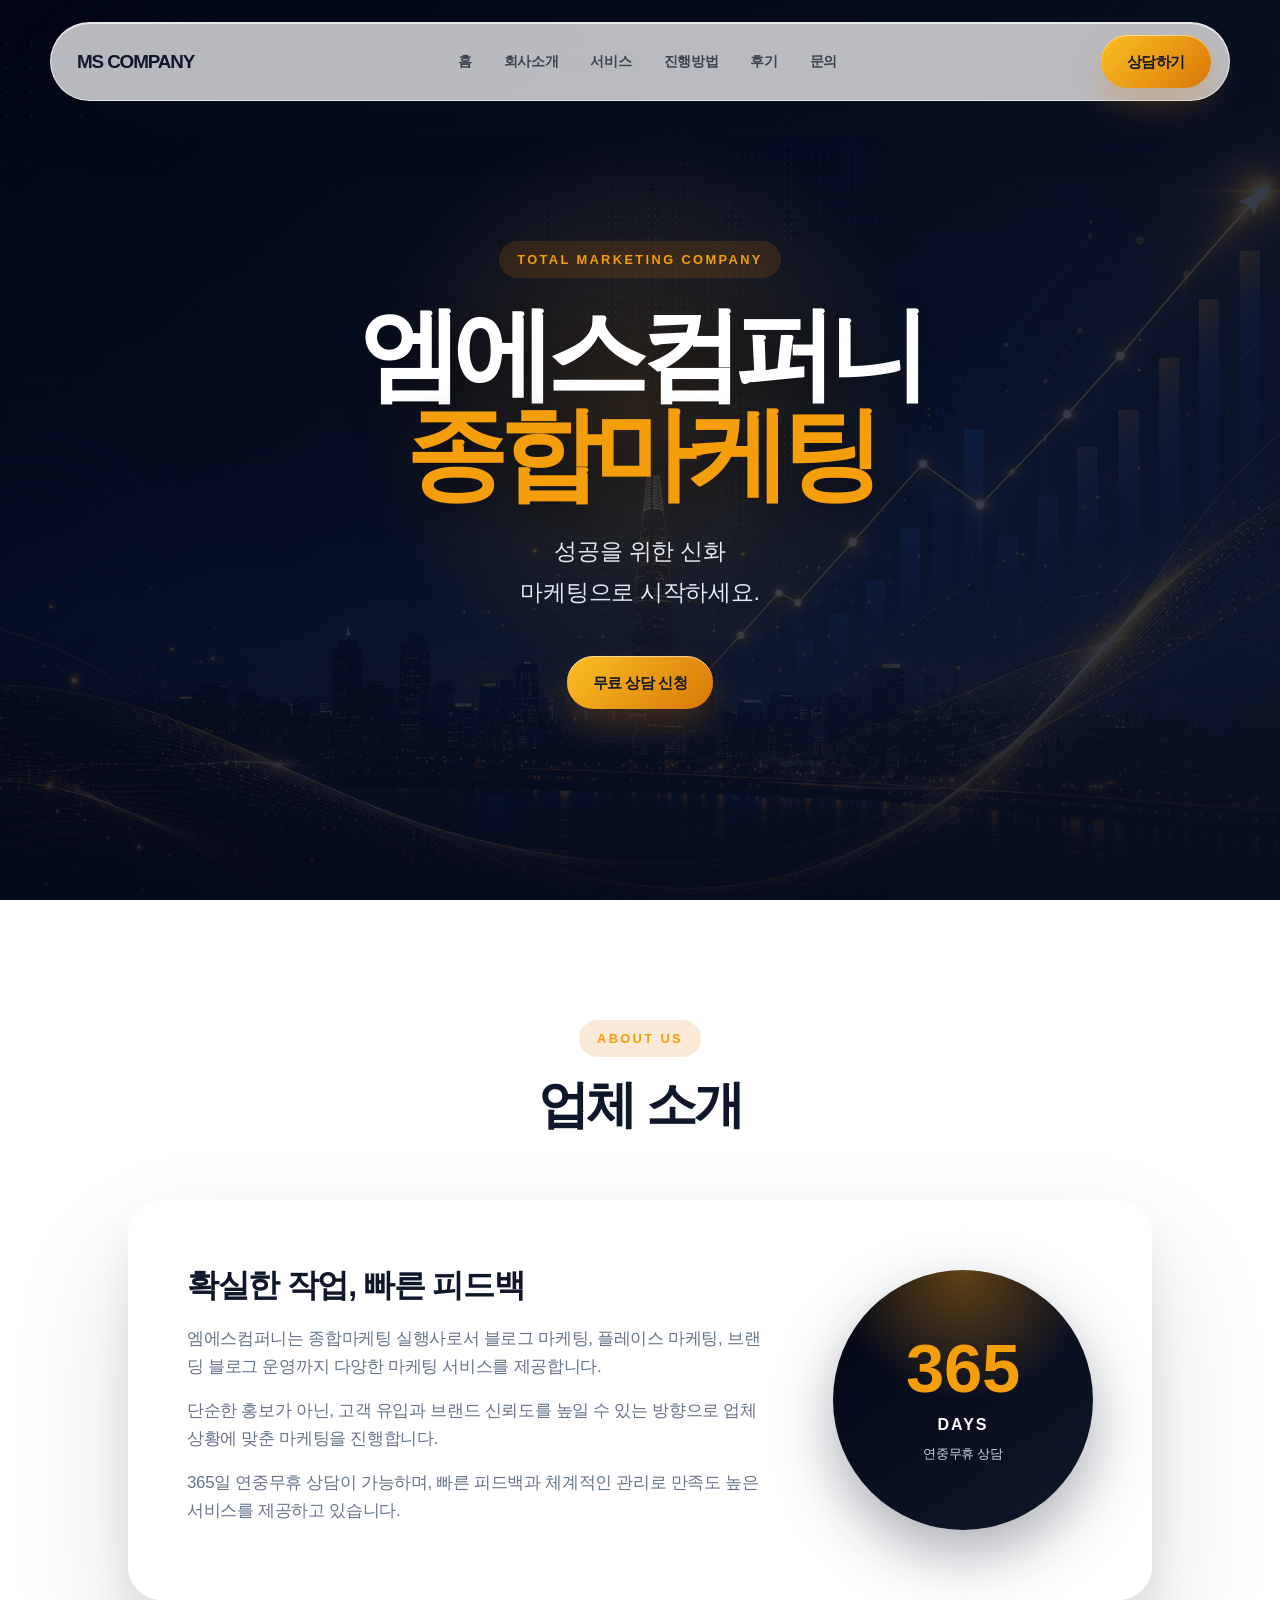
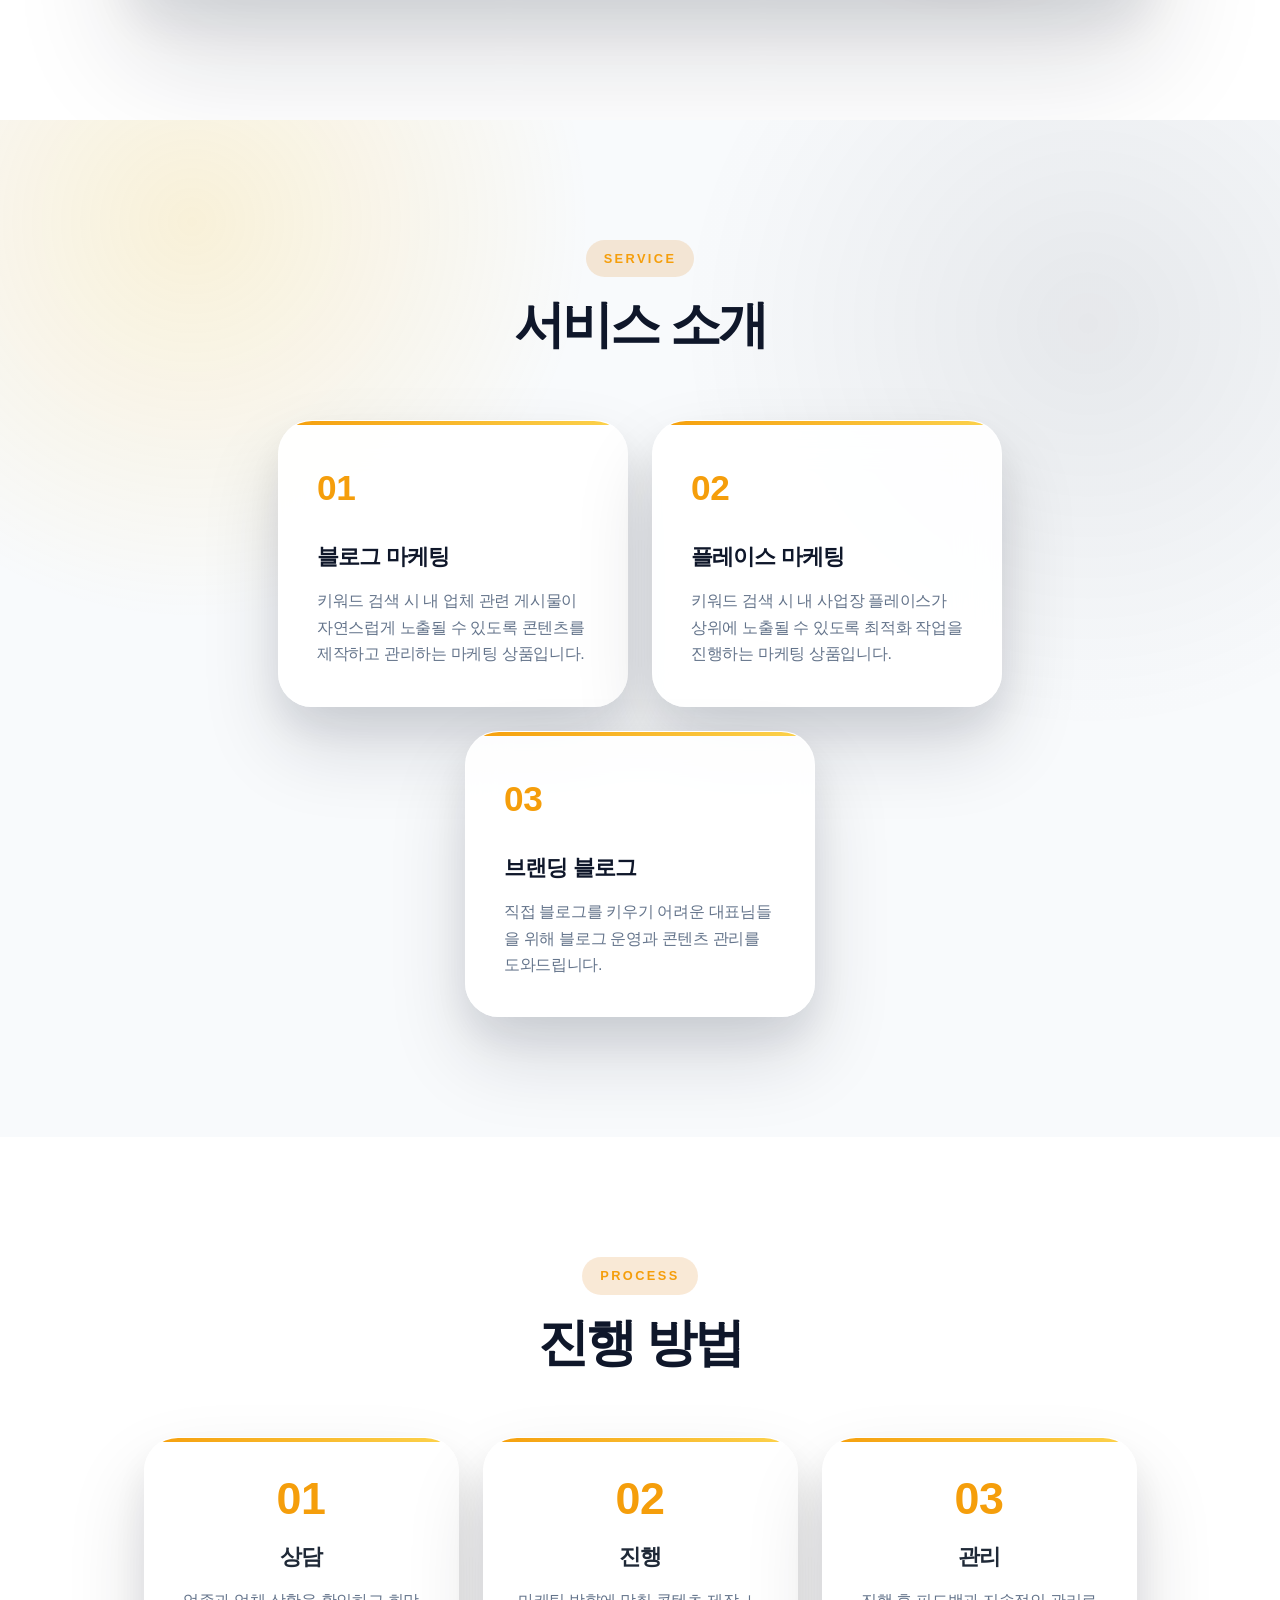
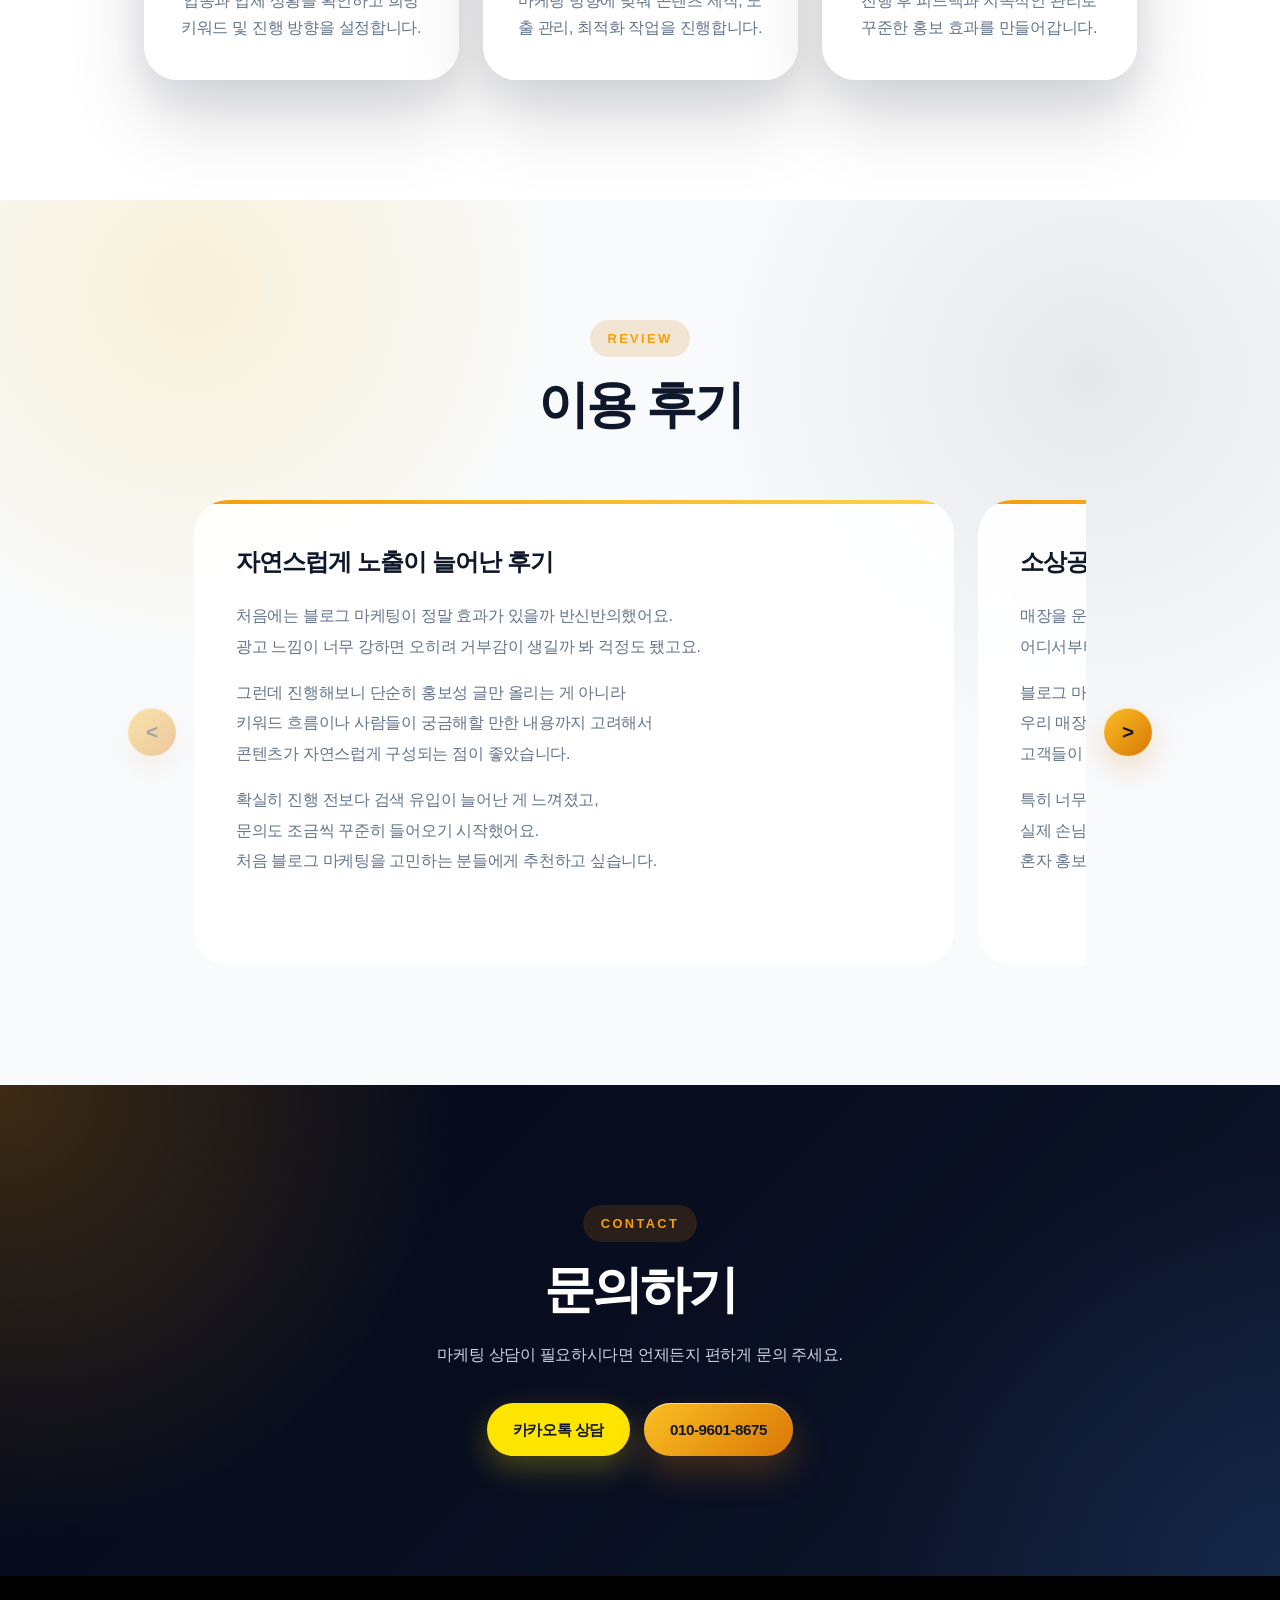
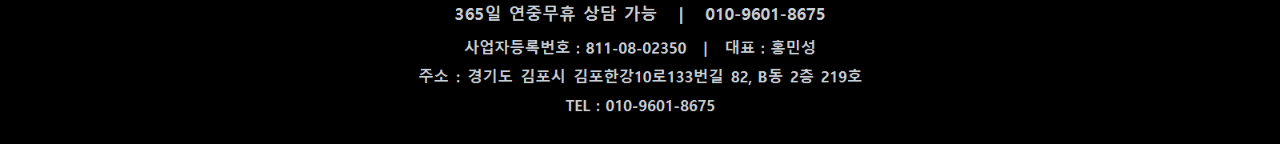
<file: index.html>
<!DOCTYPE html>
<html lang="ko">
<head>
  <meta charset="UTF-8">
  <meta name="viewport" content="width=device-width, initial-scale=1.0">
  <title>엠에스컴퍼니</title>
  <meta name="keywords" content="블로그마케팅, 플레이스마케팅, 브랜딩블로그, 뷰티마케팅, 마케팅전문기업">
  <meta name="description" content="블로그마케팅, 플레이스마케팅, 브랜딩블로그, 뷰티마케팅 전문 마케팅 기업 엠에스컴퍼니">
  <link rel="canonical" href="https://mscompanyn.com/">
  <meta property="og:type" content="website">
  <meta property="og:locale" content="ko_KR">
  <meta property="og:site_name" content="엠에스컴퍼니">
  <meta property="og:title" content="엠에스컴퍼니">
  <meta property="og:description" content="블로그마케팅, 플레이스마케팅, 브랜딩블로그, 뷰티마케팅 전문 마케팅 기업 엠에스컴퍼니">
  <meta property="og:url" content="https://mscompanyn.com/">
  <meta property="og:image" content="https://mscompanyn.com/src/images/banner.png">
  <meta property="og:image:alt" content="엠에스컴퍼니">
  <meta name="twitter:card" content="summary_large_image">
  <meta name="twitter:title" content="엠에스컴퍼니">
  <meta name="twitter:description" content="블로그마케팅, 플레이스마케팅, 브랜딩블로그, 뷰티마케팅 전문 마케팅 기업 엠에스컴퍼니">
  <meta name="twitter:image" content="https://mscompanyn.com/src/images/banner.png">
  <link rel="icon" type="image/svg+xml" href="./src/images/favicon.svg">
  <link rel="stylesheet" href="./src/styles/common.css">
  <link rel="stylesheet" href="./src/styles/index.css">
</head>
<body>

  <header class="header">
    <div class="header-logo">MS COMPANY</div>

    <nav class="header-menu">
      <a href="#home" class="menu-link">홈</a>
      <a href="#about" class="menu-link">회사소개</a>
      <a href="#services" class="menu-link">서비스</a>
      <a href="#process" class="menu-link">진행방법</a>
      <a href="#review" class="menu-link">후기</a>
      <a href="#contact" class="menu-link">문의</a>
    </nav>

    <a href="http://pf.kakao.com/_NpxgxcG/chat" class="button1">상담하기</a>
  </header>

  <section id="home" class="hero-section">

  <div class="container1">

    <span class="section-label">
      TOTAL MARKETING COMPANY
    </span>

    <h1>
      엠에스컴퍼니<br>
      <span>종합마케팅</span>
    </h1>

    <p class="hero-text">
      성공을 위한 신화<br>
      마케팅으로 시작하세요.
    </p>

    <a
      href="http://pf.kakao.com/_NpxgxcG/chat"
      class="button1"
    >
      무료 상담 신청
    </a>

  </div>

</section>

  <section id="about">
    <div class="container1">
      <span class="section-label">ABOUT US</span>
      <h2>업체 소개</h2>

      <div class="about-card">
        <div class="text-container">
          <h3>확실한 작업, 빠른 피드백</h3>

          <p>
            엠에스컴퍼니는 종합마케팅 실행사로서 블로그 마케팅,
            플레이스 마케팅, 브랜딩 블로그 운영까지 다양한 마케팅 서비스를 제공합니다.
          </p>

          <p>
            단순한 홍보가 아닌, 고객 유입과 브랜드 신뢰도를 높일 수 있는
            방향으로 업체 상황에 맞춘 마케팅을 진행합니다.
          </p>

          <p>
            365일 연중무휴 상담이 가능하며,
            빠른 피드백과 체계적인 관리로 만족도 높은 서비스를 제공하고 있습니다.
          </p>
        </div>

        <div class="point-box">
          <strong>365</strong>
          <span>DAYS</span>
          <small>연중무휴 상담</small>
        </div>
      </div>
    </div>
  </section>

  <section id="services" class="bg">
    <div class="container2">
      <span class="section-label">SERVICE</span>
      <h2>서비스 소개</h2>

      <div class="service-container">
        <div class="service-box">
          <span class="service-num">01</span>
          <h3>블로그 마케팅</h3>
          <p>
            키워드 검색 시 내 업체 관련 게시물이 자연스럽게 노출될 수 있도록
            콘텐츠를 제작하고 관리하는 마케팅 상품입니다.
          </p>
        </div>

        <div class="service-box">
          <span class="service-num">02</span>
          <h3>플레이스 마케팅</h3>
          <p>
            키워드 검색 시 내 사업장 플레이스가 상위에 노출될 수 있도록
            최적화 작업을 진행하는 마케팅 상품입니다.
          </p>
        </div>

        <div class="service-box">
          <span class="service-num">03</span>
          <h3>브랜딩 블로그</h3>
          <p>
            직접 블로그를 키우기 어려운 대표님들을 위해
            블로그 운영과 콘텐츠 관리를 도와드립니다.
          </p>
        </div>
      </div>
    </div>
  </section>

  <section id="process">
    <div class="container3">
      <span class="section-label">PROCESS</span>
      <h2>진행 방법</h2>

      <div class="process-container">
        <div class="process-box">
          <strong>01</strong>
          <h3>상담</h3>
          <p>
            업종과 업체 상황을 확인하고
            희망 키워드 및 진행 방향을 설정합니다.
          </p>
        </div>

        <div class="process-box">
          <strong>02</strong>
          <h3>진행</h3>
          <p>
            마케팅 방향에 맞춰 콘텐츠 제작,
            노출 관리, 최적화 작업을 진행합니다.
          </p>
        </div>

        <div class="process-box">
          <strong>03</strong>
          <h3>관리</h3>
          <p>
            진행 후 피드백과 지속적인 관리로
            꾸준한 홍보 효과를 만들어갑니다.
          </p>
        </div>
      </div>
    </div>
  </section>

  <section id="review" class="bg">
  <div class="container3">
    <span class="section-label">REVIEW</span>
    <h2>이용 후기</h2>

    <div class="review-slider">
      <button class="review-nav review-nav-prev" type="button" aria-label="이전 후기">
        &lt;
      </button>

      <div class="review-container" tabindex="0">
      <div class="review-box">
        <h3>자연스럽게 노출이 늘어난 후기</h3>
        <p>
          처음에는 블로그 마케팅이 정말 효과가 있을까 반신반의했어요.<br>
          광고 느낌이 너무 강하면 오히려 거부감이 생길까 봐 걱정도 됐고요.
        </p>
        <p>
          그런데 진행해보니 단순히 홍보성 글만 올리는 게 아니라<br>
          키워드 흐름이나 사람들이 궁금해할 만한 내용까지 고려해서<br>
          콘텐츠가 자연스럽게 구성되는 점이 좋았습니다.
        </p>
        <p>
          확실히 진행 전보다 검색 유입이 늘어난 게 느껴졌고,<br>
          문의도 조금씩 꾸준히 들어오기 시작했어요.<br>
          처음 블로그 마케팅을 고민하는 분들에게 추천하고 싶습니다.
        </p>
      </div>

      <div class="review-box">
        <h3>소상공인 입장에서 만족한 후기</h3>
        <p>
          매장을 운영하면서 홍보를 해야 한다는 건 알았지만<br>
          어디서부터 시작해야 할지 몰라 막막했어요.
        </p>
        <p>
          블로그 마케팅을 맡기고 나서는<br>
          우리 매장의 장점이나 분위기를 글로 잘 풀어줘서<br>
          고객들이 방문 전에 미리 신뢰를 가질 수 있었던 것 같아요.
        </p>
        <p>
          특히 너무 과장된 느낌이 아니라<br>
          실제 손님 입장에서 궁금해할 만한 부분을 담아줘서 만족스러웠습니다.<br>
          혼자 홍보하기 어려웠던 부분을 대신 정리해준 느낌이라 도움이 많이 됐어요.
        </p>
      </div>

      <div class="review-box">
        <h3>문의 증가를 체감한 후기</h3>
        <p>
          블로그 마케팅을 시작한 뒤 가장 크게 느낀 점은<br>
          문의가 예전보다 자연스럽게 늘었다는 점이에요.
        </p>
        <p>
          예전에는 블로그를 운영해도 어떤 글을 써야 할지 몰라서<br>
          그냥 사진 몇 장과 짧은 설명만 올렸는데,<br>
          전문적으로 진행하니 글의 흐름이나 키워드 배치가 확실히 다르더라고요.
        </p>
        <p>
          검색했을 때 노출되는 글이 생기니까<br>
          고객들이 먼저 보고 연락하는 경우가 많아졌습니다.<br>
          꾸준히 관리하는 게 중요하다는 것도 이번에 알게 됐어요.
        </p>
      </div>

      <div class="review-box">
        <h3>광고 부담 없이 진행한 후기</h3>
        <p>
          광고라고 하면 비용이 부담스럽고<br>
          결과도 확신하기 어려워서 쉽게 시작하지 못했어요.
        </p>
        <p>
          하지만 블로그 마케팅은 비교적 부담 없이 시작할 수 있었고,<br>
          무엇보다 브랜드나 매장의 이미지를 자연스럽게 보여줄 수 있어서 좋았습니다.
        </p>
        <p>
          글도 너무 딱딱하지 않고<br>
          실제 사람이 경험한 것처럼 편안하게 작성되어<br>
          읽는 입장에서도 거부감이 적을 것 같았어요.
        </p>
        <p>
          단기간에 큰 변화만 기대하기보다는<br>
          꾸준히 쌓아가는 홍보 방식으로 생각하면 만족도가 높은 것 같습니다.
        </p>
      </div>

      <div class="review-box">
        <h3>재이용 의사가 있는 후기</h3>
        <p>
          처음 진행할 때는 큰 기대 없이 시작했는데<br>
          생각보다 결과가 좋아서 만족하고 있습니다.
        </p>
        <p>
          블로그 글 하나하나가 검색에 맞춰 정리되고,<br>
          우리 서비스의 장점을 자연스럽게 보여줄 수 있도록 구성되어<br>
          전체적인 홍보 효과가 좋았어요.
        </p>
        <p>
          특히 고객들이 “블로그 보고 연락드렸어요”라고 말할 때<br>
          확실히 진행하길 잘했다는 생각이 들었습니다.
        </p>
        <p>
          앞으로도 새로운 서비스가 생기면<br>
          마케팅을 계속 이용해볼 생각입니다.
        </p>
      </div>

      </div>

      <button class="review-nav review-nav-next" type="button" aria-label="다음 후기">
        &gt;
      </button>
    </div>
  </div>
</section>

  <section id="contact" class="contact-section">
    <div class="container4">
      <span class="section-label">CONTACT</span>
      <h2>문의하기</h2>

      <p>
        마케팅 상담이 필요하시다면 언제든지 편하게 문의 주세요.
      </p>

      <div class="contact-button-box">
        <a href="http://pf.kakao.com/_NpxgxcG/chat" class="button1 kakao-btn">
          카카오톡 상담
        </a>

        <a href="tel:01096018675" class="button1">
          010-9601-8675
        </a>
      </div>
    </div>
  </section>

  <footer>
    <picture>
      <source media="(max-width: 600px)" srcset="./src/images/footer-info-mobile.png">
      <img src="./src/images/footer-info.png" alt="" class="footer-image" loading="lazy" aria-hidden="true">
    </picture>
  </footer>

  <script>
    const sections = document.querySelectorAll('section');

    const revealSections = () => {
      const triggerBottom = window.innerHeight * 0.82;

      sections.forEach(section => {
        const sectionTop = section.getBoundingClientRect().top;

        if (sectionTop < triggerBottom) {
          section.classList.add('show');
        }
      });
    };

    window.addEventListener('scroll', revealSections);
    revealSections();

    const reviewContainer = document.querySelector('.review-container');
    const reviewPrevButton = document.querySelector('.review-nav-prev');
    const reviewNextButton = document.querySelector('.review-nav-next');

    if (reviewContainer && reviewPrevButton && reviewNextButton) {
      const getReviewScrollAmount = () => {
        const firstReview = reviewContainer.querySelector('.review-box');
        const gap = parseFloat(getComputedStyle(reviewContainer).columnGap) || 24;

        return firstReview
          ? firstReview.getBoundingClientRect().width + gap
          : reviewContainer.clientWidth;
      };

      const updateReviewButtons = () => {
        const maxScrollLeft = reviewContainer.scrollWidth - reviewContainer.clientWidth - 1;

        reviewPrevButton.disabled = reviewContainer.scrollLeft <= 0;
        reviewNextButton.disabled = reviewContainer.scrollLeft >= maxScrollLeft;
      };

      reviewPrevButton.addEventListener('click', () => {
        reviewContainer.scrollBy({
          left: -getReviewScrollAmount(),
          behavior: 'smooth'
        });
      });

      reviewNextButton.addEventListener('click', () => {
        reviewContainer.scrollBy({
          left: getReviewScrollAmount(),
          behavior: 'smooth'
        });
      });

      reviewContainer.addEventListener('scroll', updateReviewButtons);
      window.addEventListener('resize', updateReviewButtons);
      updateReviewButtons();
    }
  </script>

</body>
</html>
</file>
<file: src/styles/common.css>
@import url('colors.css');

* {
  margin: 0;
  padding: 0;
  box-sizing: border-box;
}

html {
  scroll-behavior: smooth;
}

body {
  font-family: "Pretendard", "Inter", "Noto Sans KR", Arial, sans-serif;
  color: var(--color-text);
  background: var(--color-cream);
  overflow-x: hidden;
  line-height: 1.65;
  letter-spacing: -0.02em;
}

a {
  text-decoration: none;
  color: inherit;
}

.header {
  position: fixed;
  top: 22px;
  left: 50%;
  transform: translateX(-50%);
  z-index: 999;

  width: calc(100% - 80px);
  max-width: 1180px;

  display: flex;
  align-items: center;
  justify-content: space-between;

  padding: 12px 18px 12px 26px;
  border: 1px solid rgba(255, 255, 255, 0.65);
  border-radius: 999px;

  background: rgba(255, 255, 255, 0.72);
  backdrop-filter: blur(22px);
  -webkit-backdrop-filter: blur(22px);

  box-shadow:
    0 22px 60px rgba(17, 24, 39, 0.12),
    inset 0 1px 0 rgba(255, 255, 255, 0.72);
}

.header-logo {
  font-size: 1.18rem;
  font-weight: 900;
  color: var(--color-primary);
  letter-spacing: -0.06em;
}

.header-menu {
  display: flex;
  align-items: center;
  gap: 8px;
}

.menu-link {
  padding: 9px 12px;
  border-radius: 999px;
  font-size: 0.9rem;
  font-weight: 700;
  color: rgba(17, 24, 39, 0.72);
  transition: 0.25s ease;
}

.menu-link:hover {
  color: var(--color-primary);
  background: rgba(217, 119, 6, 0.09);
}

section {
  padding: 120px 10%;
  opacity: 0;
  transform: translateY(56px) scale(0.98);
  filter: blur(8px);
  transition:
    opacity 0.9s ease,
    transform 0.9s cubic-bezier(0.22, 1, 0.36, 1),
    filter 0.9s ease;
}

section.show {
  opacity: 1;
  transform: translateY(0) scale(1);
  filter: blur(0);
}

h1 {
  font-size: clamp(3.2rem, 8vw, 6.4rem);
  line-height: 0.98;
  letter-spacing: -0.08em;
  font-weight: 950;
}

h2 {
  font-size: clamp(2rem, 4vw, 3.2rem);
  line-height: 1.18;
  letter-spacing: -0.055em;
  margin: 18px 0 22px;
  font-weight: 900;
  color: var(--color-primary);
}

h3 {
  font-size: 1.35rem;
  margin-bottom: 14px;
  letter-spacing: -0.04em;
  font-weight: 850;
}

p {
  color: var(--color-sub-text);
  font-weight: 500;
}

.button1 {
  position: relative;
  overflow: hidden;

  display: inline-flex;
  align-items: center;
  justify-content: center;
  gap: 8px;

  padding: 14px 26px;
  border-radius: 999px;

  background: linear-gradient(135deg, #FBBF24 0%, #D97706 100%);
  color: #111827;

  font-size: 0.95rem;
  font-weight: 900;
  letter-spacing: -0.03em;

  box-shadow:
    0 16px 34px rgba(217, 119, 6, 0.28),
    inset 0 1px 0 rgba(255, 255, 255, 0.55);

  transition: 0.25s ease;
}

.button1::before {
  content: "";
  position: absolute;
  top: 0;
  left: -120%;
  width: 80%;
  height: 100%;
  background: linear-gradient(
    120deg,
    transparent,
    rgba(255, 255, 255, 0.45),
    transparent
  );
  transform: skewX(-20deg);
  transition: 0.65s;
}

.button1:hover {
  transform: translateY(-3px);
  box-shadow:
    0 24px 48px rgba(217, 119, 6, 0.36),
    inset 0 1px 0 rgba(255, 255, 255, 0.65);
}

.button1:hover::before {
  left: 130%;
}

.bg {
  background:
    radial-gradient(circle at 15% 10%, rgba(251, 191, 36, 0.16), transparent 28%),
    radial-gradient(circle at 85% 20%, rgba(17, 24, 39, 0.08), transparent 30%),
    var(--color-light-background);
}

footer {
  padding: 0;
  background: #000000;
  text-align: center;
}

footer picture {
  display: block;
}

.footer-image {
  display: block;
  width: 100%;
  max-width: 1600px;
  height: auto;
  margin: 0 auto;
}

@media (max-width: 768px) {
  .header {
    display: none;
  }

  section {
    padding: 70px 16px;
  }

  h1 {
    letter-spacing: -0.065em;
  }

  h2 {
    font-size: 2rem;
  }
}
</file>
<file: src/styles/index.css>
@import url('colors.css');

.container1,
.container2,
.container3,
.container4 {
  display: flex;
  flex-direction: column;
  align-items: center;
  text-align: center;
}

.section-label {
  display: inline-block;
  padding: 8px 18px;
  border-radius: 999px;

  background: rgba(217, 119, 6, 0.16);
  color: var(--color-secondary);

  font-size: 0.8rem;
  font-weight: 900;
  letter-spacing: 2.4px;
}

/* HERO */

.hero-section {
  position: relative;
  min-height: 100vh;
  padding-top: 170px;

  display: flex;
  align-items: center;
  justify-content: center;

  color: var(--color-white);
  text-align: center;

  background:
    linear-gradient(
      135deg,
      rgba(2, 6, 23, 0.78),
      rgba(15, 23, 42, 0.84)
    ),
    url('../images/banner.png') center center / cover no-repeat;
}

.hero-section::after {
  content: "";
  position: absolute;
  inset: 0;
  background:
    radial-gradient(circle at 50% 45%, rgba(245, 158, 11, 0.18), transparent 35%),
    linear-gradient(to bottom, transparent 68%, rgba(2, 6, 23, 0.45));
  pointer-events: none;
}

.hero-section .container1 {
  position: relative;
  z-index: 2;
  max-width: 920px;
}

.hero-section h1 {
  margin: 26px 0;
  color: var(--color-white);
  text-shadow: 0 12px 34px rgba(0, 0, 0, 0.45);
}

.hero-section h1 span {
  color: var(--color-secondary);
}

.hero-text {
  margin-bottom: 42px;
  font-size: 1.45rem;
  line-height: 1.8;
  color: #E2E8F0;
}

/* ABOUT */

.about-card {
  width: 100%;
  max-width: 1120px;
  margin-top: 42px;
  padding: 58px;

  display: flex;
  align-items: center;
  justify-content: space-between;
  gap: 60px;

  text-align: left;

  background: rgba(255, 255, 255, 0.92);
  border: 1px solid rgba(255, 255, 255, 0.75);
  border-radius: 34px;

  box-shadow:
    0 25px 50px rgba(15, 23, 42, 0.08),
    0 60px 120px rgba(15, 23, 42, 0.14);
}

.text-container {
  flex: 1;
}

.text-container h3 {
  font-size: 2rem;
  color: var(--color-primary);
}

.text-container p {
  margin-bottom: 16px;
  font-size: 1.06rem;
}

.point-box {
  width: 260px;
  height: 260px;
  flex-shrink: 0;

  border-radius: 50%;
  background:
    radial-gradient(circle at top, rgba(245, 158, 11, 0.38), transparent 45%),
    linear-gradient(145deg, #020617, #0F172A);

  display: flex;
  flex-direction: column;
  align-items: center;
  justify-content: center;

  color: var(--color-white);
  box-shadow: 0 24px 60px rgba(15, 23, 42, 0.35);
}

.point-box strong {
  font-size: 4.3rem;
  line-height: 1;
  color: var(--color-secondary);
}

.point-box span {
  margin-top: 8px;
  font-weight: 900;
  letter-spacing: 2px;
}

.point-box small {
  margin-top: 5px;
  color: #CBD5E1;
}

/* SERVICE / PROCESS */

.service-container,
.process-container {
  width: 100%;
  max-width: 1180px;

  display: flex;
  flex-wrap: wrap;
  justify-content: center;

  gap: 24px;
  margin-top: 42px;
}

/* REVIEW */

.review-slider {
  width: 100%;
  max-width: 1180px;
  margin-top: 42px;

  display: grid;
  grid-template-columns: 48px minmax(0, 1fr) 48px;
  align-items: center;
  gap: 18px;
}

.review-container {
  width: 100%;

  display: flex;
  flex-wrap: nowrap;

  gap: 24px;
  overflow-x: auto;
  overflow-y: hidden;
  scroll-behavior: smooth;
  scroll-snap-type: x mandatory;
  scrollbar-width: none;
  -ms-overflow-style: none;
}

.review-container::-webkit-scrollbar {
  display: none;
}

.review-nav {
  width: 48px;
  height: 48px;

  display: inline-flex;
  align-items: center;
  justify-content: center;

  border: 0;
  border-radius: 50%;

  background: linear-gradient(135deg, #FBBF24 0%, #D97706 100%);
  color: #111827;
  cursor: pointer;

  font-size: 1.3rem;
  font-weight: 900;
  line-height: 1;

  box-shadow:
    0 14px 30px rgba(217, 119, 6, 0.22),
    inset 0 1px 0 rgba(255, 255, 255, 0.55);

  transition:
    opacity 0.25s ease,
    transform 0.25s ease,
    box-shadow 0.25s ease;
}

.review-nav:hover:not(:disabled) {
  transform: translateY(-3px);
  box-shadow:
    0 20px 42px rgba(217, 119, 6, 0.32),
    inset 0 1px 0 rgba(255, 255, 255, 0.65);
}

.review-nav:disabled {
  opacity: 0.38;
  cursor: default;
}

/* CARD COMMON */

.service-box,
.process-box,
.review-box {
  position: relative;
  overflow: hidden;

  background: rgba(255, 255, 255, 0.92);
  backdrop-filter: blur(20px);
  -webkit-backdrop-filter: blur(20px);

  border: 1px solid rgba(255, 255, 255, 0.7);
  border-radius: 34px;

  box-shadow:
    0 20px 40px rgba(15, 23, 42, 0.08),
    0 40px 80px rgba(15, 23, 42, 0.14);

  transition:
    opacity 0.65s ease,
    transform 0.65s cubic-bezier(0.22, 1, 0.36, 1),
    box-shadow 0.35s ease;
}

.service-box:hover,
.process-box:hover,
.review-box:hover {
  transform: translateY(-12px);

  box-shadow:
    0 30px 60px rgba(15, 23, 42, 0.15),
    0 60px 120px rgba(15, 23, 42, 0.22);
}

.service-box::before,
.process-box::before,
.review-box::before {
  content: "";
  position: absolute;
  top: 0;
  left: 0;

  width: 100%;
  height: 4px;
  background: linear-gradient(90deg, var(--color-secondary), var(--color-gold-light));
}

.service-box::after,
.process-box::after,
.review-box::after {
  content: "";
  position: absolute;
  left: 50%;
  bottom: -50px;

  width: 70%;
  height: 60px;

  transform: translateX(-50%);

  background: rgba(15, 23, 42, 0.18);
  filter: blur(40px);

  opacity: 0;
  transition: 0.35s;
}

.service-box:hover::after,
.process-box:hover::after,
.review-box:hover::after {
  opacity: 0.8;
}

/* SERVICE */

.service-box {
  width: 350px;
  padding: 38px;
  text-align: left;
}

.service-num {
  display: inline-block;
  margin-bottom: 22px;
  color: var(--color-secondary);
  font-size: 2.2rem;
  font-weight: 900;
}

.service-box h3,
.review-box h3 {
  color: var(--color-primary);
}

/* PROCESS */

.process-box {
  width: 315px;
  padding: 38px 30px;
  text-align: center;
}

.process-box strong {
  display: block;
  margin-bottom: 18px;
  color: var(--color-secondary);
  font-size: 2.8rem;
  line-height: 1;
}

/* REVIEW */

.review-box {
  width: min(760px, 78vw);
  flex: 0 0 min(760px, 78vw);
  padding: 42px;
  text-align: left;
  border: 0;
  scroll-snap-align: center;
  box-shadow: none;
}

.review-box:hover {
  transform: none;
  box-shadow: none;
}

.review-box::after {
  display: none;
}

.review-box h3 {
  margin-bottom: 20px;
  font-size: 1.5rem;
}

.review-box p {
  margin-bottom: 16px;
  line-height: 1.9;
}

.review-box p:last-child {
  margin-bottom: 0;
}

/* CONTACT */

.contact-section {
  color: var(--color-white);
  background:
    radial-gradient(circle at top left, rgba(245, 158, 11, 0.24), transparent 34%),
    radial-gradient(circle at bottom right, rgba(59, 130, 246, 0.16), transparent 32%),
    linear-gradient(135deg, #020617, #0F172A);
}

.contact-section h2 {
  color: var(--color-white);
}

.contact-section p {
  color: #CBD5E1;
}

.contact-button-box {
  display: flex;
  gap: 14px;
  flex-wrap: wrap;
  justify-content: center;
  margin-top: 34px;
}

.kakao-btn {
  background: #FEE500;
  color: #111827;
  box-shadow: 0 12px 30px rgba(254, 229, 0, 0.26);
}

.kakao-btn:hover {
  background: #FDD835;
}

/* SECTION INNER ANIMATION */

.service-box,
.process-box,
.review-box,
.about-card,
.point-box {
  opacity: 0;
  transform: translateY(28px);
}

section.show .service-box,
section.show .process-box,
section.show .review-box,
section.show .about-card,
section.show .point-box {
  opacity: 1;
  transform: translateY(0);
}

section.show .service-box:nth-child(1),
section.show .process-box:nth-child(1),
section.show .review-box:nth-child(1) {
  transition-delay: 0.08s;
}

section.show .service-box:nth-child(2),
section.show .process-box:nth-child(2),
section.show .review-box:nth-child(2) {
  transition-delay: 0.16s;
}

section.show .service-box:nth-child(3),
section.show .process-box:nth-child(3),
section.show .review-box:nth-child(3) {
  transition-delay: 0.24s;
}

section.show .review-box:nth-child(4) {
  transition-delay: 0.32s;
}

section.show .review-box:nth-child(5) {
  transition-delay: 0.4s;
}

/* MOBILE */

@media (max-width: 768px) {
  .hero-section {
    min-height: 700px;
    padding: 80px 16px 50px;
    background-position: center bottom;
  }

  .hero-section .container1 {
    width: 100%;
    max-width: 100%;
  }

  .hero-section h1 {
    margin: 22px 0;
    font-size: 3.3rem;
    line-height: 1.05;
  }

  .hero-text {
    margin-bottom: 34px;
    font-size: 1.1rem;
    line-height: 1.75;
  }

  .section-label {
    padding: 7px 14px;
    font-size: 0.72rem;
    letter-spacing: 2px;
  }

  .about-card {
    flex-direction: column;
    margin-top: 28px;
    padding: 30px 22px;
    text-align: center;
    gap: 34px;
  }

  .text-container h3 {
    font-size: 1.55rem;
  }

  .text-container p {
    font-size: 0.98rem;
  }

  .point-box {
    width: 180px;
    height: 180px;
  }

  .point-box strong {
    font-size: 3rem;
  }

  .service-container,
  .process-container,
  .review-slider {
    gap: 18px;
    margin-top: 30px;
  }

  .review-slider {
    grid-template-columns: 38px minmax(0, 1fr) 38px;
  }

  .review-nav {
    width: 38px;
    height: 38px;
    font-size: 1.05rem;
  }

  .service-box,
  .process-box {
    width: 100%;
    max-width: 100%;
    padding: 28px 22px;
    border-radius: 28px;
  }

  .review-box {
    width: 100%;
    max-width: 100%;
    flex-basis: 100%;
    padding: 28px 20px;
    border-radius: 24px;
  }

  .process-box {
    text-align: center;
  }

  .review-box {
    text-align: left;
  }

  .review-box h3 {
    font-size: 1.28rem;
    margin-bottom: 16px;
  }

  .review-box p {
    font-size: 0.96rem;
    line-height: 1.85;
    margin-bottom: 14px;
  }
}
</file>
